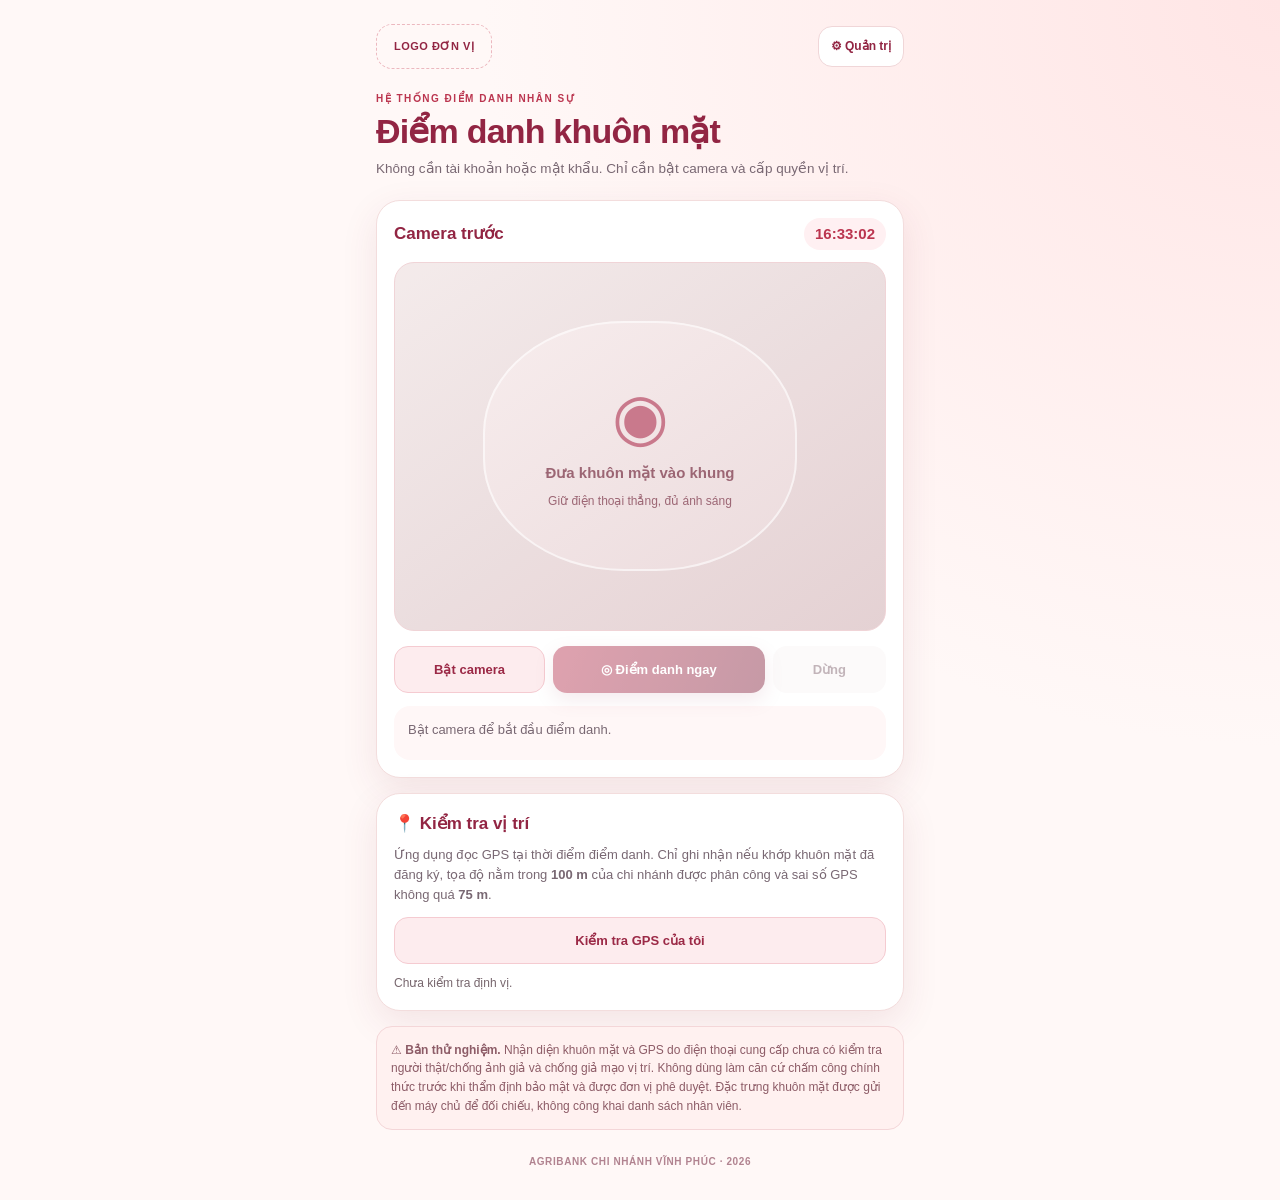
<file: index.html>
<!doctype html>
<html lang="vi">
<head>
  <meta charset="utf-8">
  <meta name="viewport" content="width=device-width,initial-scale=1,viewport-fit=cover">
  <meta name="theme-color" content="#8f2542">
  <meta name="description" content="Điểm danh khuôn mặt Agribank Chi nhánh Vĩnh Phúc — không cần đăng nhập nhân viên">
  <title>Điểm danh khuôn mặt | Agribank Vĩnh Phúc</title>
  <link rel="stylesheet" href="kiosk.css?v=20261126-1">
</head>
<body>
 <main class="shell">
  <header class="header">
    <div class="brand" id="brandBox"><div class="brand-placeholder" id="brandPlaceholder">LOGO ĐƠN VỊ</div><img id="brandImg" alt="Logo đơn vị" hidden></div>
    <a href="admin.html" class="admin-link" aria-label="Đăng nhập quản trị">⚙ Quản trị</a>
  </header>
  <div class="eyebrow">HỆ THỐNG ĐIỂM DANH NHÂN SỰ</div>
  <h1>Điểm danh khuôn mặt</h1>
  <p class="intro">Không cần tài khoản hoặc mật khẩu. Chỉ cần bật camera và cấp quyền vị trí.</p>
  <section id="setupWarning" class="warn" hidden></section>
  <section class="card" id="checkinCard">
    <div class="card-heading"><strong>Camera trước</strong><span class="clock" id="clock">--:--:--</span></div>
    <div class="camera">
      <video id="cameraVideo" muted autoplay playsinline hidden></video>
      <div id="camPlaceholder" class="placeholder"><div class="face-circle">◉</div><b>Đưa khuôn mặt vào khung</b><span>Giữ điện thoại thẳng, đủ ánh sáng</span></div>
      <div class="frame"></div>
    </div>
    <div class="actions">
      <button id="startCamera" class="btn secondary">Bật camera</button>
      <button id="scan" class="btn primary" disabled>◎ Điểm danh ngay</button>
      <button id="stopCamera" class="btn tertiary" disabled>Dừng</button>
    </div>
    <div class="result" id="result" role="status">Bật camera để bắt đầu điểm danh.</div>
  </section>
  <section class="card extra"><h2>📍 Kiểm tra vị trí</h2>
    <p>Ứng dụng đọc GPS tại thời điểm điểm danh. Chỉ ghi nhận nếu khớp khuôn mặt đã đăng ký, tọa độ nằm trong <b>100 m</b> của chi nhánh được phân công và sai số GPS không quá <b>75 m</b>.</p>
    <button id="testGPS" class="btn secondary full">Kiểm tra GPS của tôi</button><div class="gps-readout" id="gpsReadout">Chưa kiểm tra định vị.</div>
  </section>
  <section class="notice">⚠ <b>Bản thử nghiệm.</b> Nhận diện khuôn mặt và GPS do điện thoại cung cấp chưa có kiểm tra người thật/chống ảnh giả và chống giả mạo vị trí. Không dùng làm căn cứ chấm công chính thức trước khi thẩm định bảo mật và được đơn vị phê duyệt. Đặc trưng khuôn mặt được gửi đến máy chủ để đối chiếu, không công khai danh sách nhân viên.</section>
  <footer>AGRIBANK CHI NHÁNH VĨNH PHÚC · <span id="year"></span></footer>
 </main>
 <script src="config.js?v=20261126-kiosk1"></script>
 <script src="kiosk.js?v=20261126-1"></script>
</body>
</html>
</file>
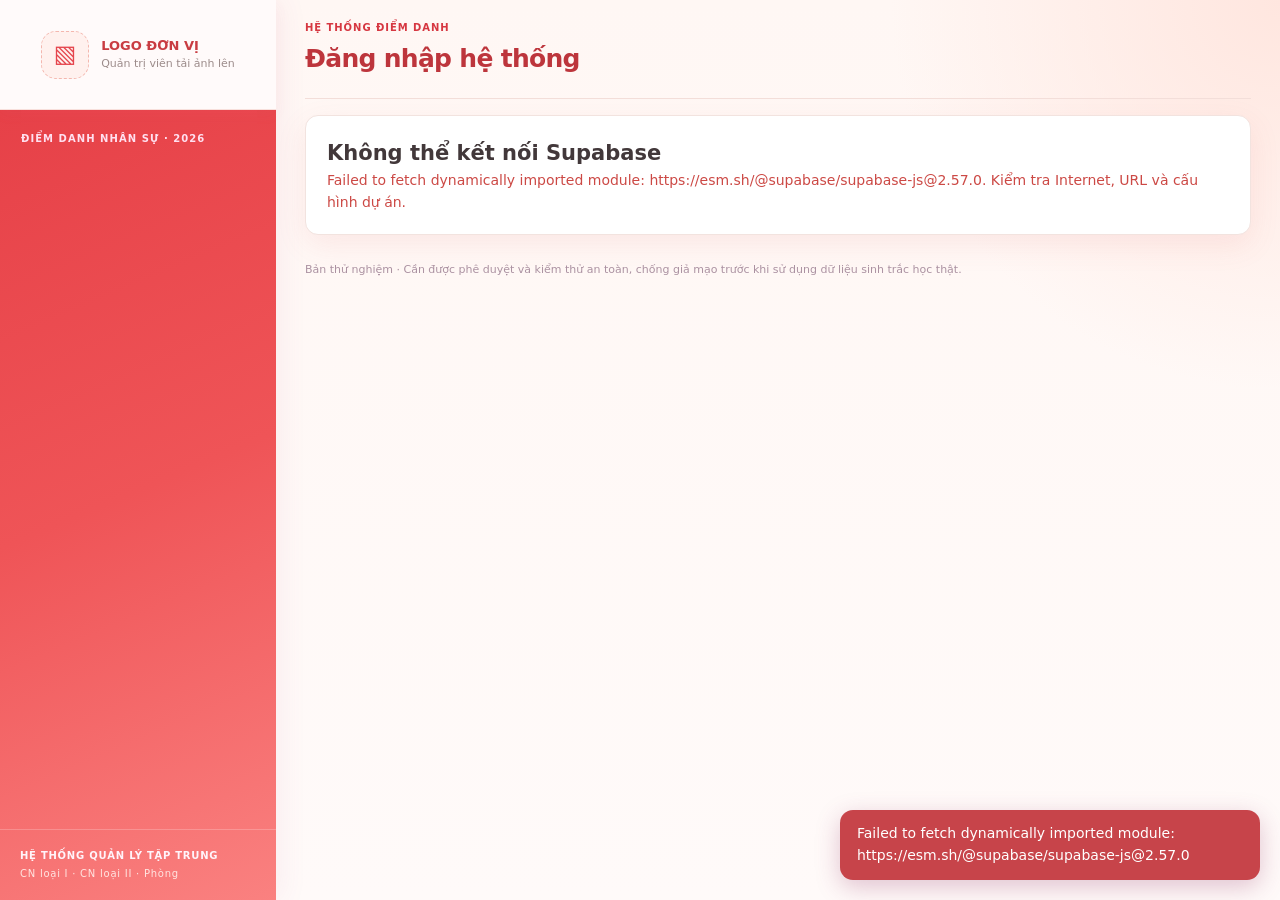
<file: admin.html>
<!doctype html>
<html lang="vi">
<head>
 <meta charset="utf-8"/>
 <meta name="viewport" content="width=device-width,initial-scale=1,viewport-fit=cover"/>
 <meta name="theme-color" content="#e53942"/>
 <meta name="description" content="Ứng dụng điểm danh khuôn mặt đa cấp Agribank Chi nhánh Vĩnh Phúc — bản thử nghiệm tập trung"/>
 <title>Agribank Vĩnh Phúc | Điểm danh tập trung</title>
 <link rel="stylesheet" href="styles.css"/>
</head>
<body>
<div id="app" class="app">
 <aside class="sidebar">
  <div class="brand">
   <div class="brandframe" aria-label="Logo đơn vị">
    <img id="brandImage" class="brandimage" alt="Logo nhận diện thương hiệu đã tải lên" hidden />
    <div id="brandFallback" class="brandfallback"><span class="brandfallback-icon" aria-hidden="true">▧</span><span>LOGO ĐƠN VỊ<br><small>Quản trị viên tải ảnh lên</small></span></div>
   </div>
   <button id="menuToggle" class="menu-toggle" type="button" aria-label="Mở menu" aria-expanded="false" aria-controls="menu"><span></span><span></span><span></span></button>
  </div>
  <div class="sidecaption">ĐIỂM DANH NHÂN SỰ · 2026</div>
  <nav id="menu" class="menu"></nav>
  <div class="sidebottom">HỆ THỐNG QUẢN LÝ TẬP TRUNG<br/><small>CN loại I · CN loại II · Phòng</small></div>
 </aside>
 <div id="mobileBackdrop" class="mobile-backdrop" aria-hidden="true"></div>
 <main class="main">
  <header class="topbar"><div><div class="pagehint" id="pageHint">HỆ THỐNG ĐIỂM DANH</div><h1 id="pageTitle">Đăng nhập hệ thống</h1></div><div class="userbar"><span id="userIdentity"></span><button class="btn ghost small" id="logoutBtn" hidden>Đăng xuất</button></div></header>
  <div id="notices"></div>
  <section id="content" aria-live="polite"></section>
  <footer class="footer">Bản thử nghiệm · Cần được phê duyệt và kiểm thử an toàn, chống giả mạo trước khi sử dụng dữ liệu sinh trắc học thật.</footer>
 </main>
</div>
<nav id="bottomNav" class="bottom-nav" aria-label="Điều hướng nhanh"></nav>
<dialog id="modal"><div id="modalBody"></div></dialog>
<div id="toasts" aria-live="polite"></div>
<script src="config.js?v=20261126-kiosk1"></script>
<script type="module" src="app.js"></script>
</body>
</html>
</file>
<file: kiosk.css>
:root{font-family:ui-sans-serif,-apple-system,BlinkMacSystemFont,"Segoe UI",Arial,sans-serif;color:#472b33;background:#fff8f7;font-size:15px;line-height:1.55;--wine:#922543;--wine2:#bb354f;--rose:#fbebec;--border:#f0d6d8;--muted:#796873}
*{box-sizing:border-box}body{margin:0;min-height:100vh;background:radial-gradient(ellipse at top right,#ffe5e5,transparent 44%),#fff8f7}.shell{width:min(100%,560px);padding:0 16px 30px;margin:0 auto}.header{display:flex;align-items:center;justify-content:space-between;gap:10px;padding:19px 0 13px}.brand{width:min(220px,63%);min-height:42px;display:flex;align-items:center}.brand img{max-width:100%;max-height:88px;object-fit:contain}.brand-placeholder{font-weight:900;font-size:11px;letter-spacing:.5px;border:1.5px dashed #ecb8bf;padding:13px 17px;border-radius:16px;color:var(--wine)}.admin-link{border:1px solid var(--border);background:white;white-space:nowrap;border-radius:14px;text-decoration:none;color:var(--wine);font-weight:750;font-size:12px;padding:10px 12px}.eyebrow{font-size:10px;font-weight:900;letter-spacing:1.5px;color:var(--wine2);margin:9px 0 4px}h1{font-size:clamp(25px,7vw,34px);color:var(--wine);line-height:1.2;letter-spacing:-.8px;margin:0 0 8px;font-weight:900}.intro{color:var(--muted);font-size:13.5px;margin:0 0 20px}.card{padding:17px;border-radius:24px;background:#fff;border:1px solid #f3dddd;box-shadow:0 12px 36px #8b30431a;margin-bottom:15px}.card-heading{display:flex;justify-content:space-between;align-items:center;gap:10px;margin-bottom:12px}.card-heading strong{font-size:17px;color:var(--wine)}.clock{font-variant-numeric:tabular-nums;color:var(--wine2);font-weight:800;background:#fff0f2;padding:4px 11px;border-radius:40px}.camera{aspect-ratio:3/4;position:relative;border-radius:20px;overflow:hidden;background:linear-gradient(145deg,#faf1f1,#e9d7d9);border:1px solid #f0d4d7}.camera video{width:100%;height:100%;object-fit:cover;transform:scaleX(-1)}.placeholder{height:100%;display:flex;flex-direction:column;align-items:center;justify-content:center;gap:8px;text-align:center;color:#9c6674}.placeholder span{font-size:12px}.face-circle{font-size:65px;color:#c9798c;line-height:1.1}.frame{position:absolute;pointer-events:none;inset:16% 18%;border:2px solid #fff9;border-radius:45%;box-shadow:0 0 0 999px #542a3508}.actions{display:grid;grid-template-columns:1fr 1.25fr .72fr;gap:8px;margin-top:15px}.btn{border:0;border-radius:14px;font-size:13px;font-weight:850;min-height:47px;padding:10px 10px;cursor:pointer;box-shadow:none;touch-action:manipulation}.btn:disabled{opacity:.45;cursor:not-allowed}.primary{background:linear-gradient(110deg,#b8324f,#82203b);color:white;box-shadow:0 7px 18px #9d2b4a33}.secondary{background:#fdecee;color:#9b2946;border:1px solid #f5cbd1}.tertiary{background:#f9f5f5;color:#795a66}.full{width:100%;max-width:100%}.result{border-radius:16px;background:#fff7f7;padding:14px;font-size:13px;color:var(--muted);min-height:54px;margin-top:13px;overflow-wrap:anywhere}.result.ok{background:#eaf8ef;color:#236640}.result.bad{background:#fff0ef;color:#a12238}.result.wait{background:#fff7e6;color:#93672c}.result h3{margin:4px 0;color:inherit}.extra h2{font-size:17px;color:var(--wine);margin:0 0 8px}.extra p{font-size:13px;color:var(--muted);margin:0 0 12px}.gps-readout{font-size:12px;color:#77666d;margin-top:10px}.notice{padding:14px;border:1px solid #f4d6d8;color:#8d5c67;background:#fff1f0;border-radius:16px;font-size:12px}footer{text-align:center;font-size:10px;font-weight:800;color:#b18390;letter-spacing:.6px;margin-top:24px}.warn{border-radius:15px;background:#fff0e5;color:#8b4530;padding:13px 15px;margin:15px 0}.warn a{color:#82203b} [hidden]{display:none!important}@media(min-width:640px){.shell{padding-top:5px}.camera{aspect-ratio:4/3}.actions{grid-template-columns:1fr 1.4fr .75fr}}
.result{white-space:pre-line}
</file>
<file: styles.css>
:root{--red:#9e2747;--red-dark:#761b37;--gold:#b99b65;--ink:#242833;--text:#303745;--muted:#667084;--line:#e3e6ec;--soft:#f5f6f9;--white:#fff;--green:#1c8067;--amber:#a76e28;--shadow:0 10px 32px rgba(32,38,54,.08)}
*{box-sizing:border-box}html{font-family:system-ui,-apple-system,"Segoe UI",Roboto,Arial,sans-serif}body{margin:0;background:var(--soft);color:var(--text);font-size:14px;line-height:1.55}input,select,button,textarea{font:inherit}button{cursor:pointer}a{color:var(--red)}.app{min-height:100vh;display:flex}.sidebar{width:263px;background:linear-gradient(160deg,#811b37 0%,#61132a 100%);color:white;display:flex;flex-direction:column;position:sticky;top:0;height:100vh;flex-shrink:0}.brand{display:flex;align-items:center;gap:12px;padding:27px 20px 23px;border-bottom:1px solid #ffffff2d}.brandmark{height:45px;width:45px;display:grid;place-items:center;border:1px solid var(--gold);border-radius:13px;color:#f5d29a;font:900 30px Georgia,serif}.brandtitle{letter-spacing:.14em;font-size:18px;font-weight:900}.brandsub{font-size:9px;letter-spacing:.11em;opacity:.86}.sidecaption{font-size:10px;letter-spacing:.14em;color:#f0cba7;margin:27px 22px 12px}.menu{display:grid;gap:3px;padding:0 12px}.navitem{color:#faeef0;background:none;border:0;text-align:left;padding:12px 14px;display:flex;align-items:center;gap:12px;border-radius:10px;font-weight:600}.navitem:hover,.navitem.active{background:#ffffff22;color:white}.navicon{width:21px;font-size:17px}.sidebottom{margin-top:auto;border-top:1px solid #ffffff27;padding:18px 20px;font-size:10px;font-weight:700;letter-spacing:.075em;color:#ffe0e4}.sidebottom small{display:block;margin-top:3px;color:#ecbcc6;font-weight:400;font-size:10px}.main{min-width:0;flex:1;padding:0 31px}.topbar{display:flex;justify-content:space-between;align-items:center;gap:10px;min-height:101px;border-bottom:1px solid var(--line)}h1,h2,h3,p{margin:0}h1{font-size:25px;font-weight:800;letter-spacing:-.025em;color:#222630}.pagehint{letter-spacing:.13em;color:var(--red);font-size:10px;font-weight:800}.userbar{display:flex;align-items:center;gap:12px;color:var(--muted);font-size:12px;max-width:55%;overflow:hidden}.userbar span{white-space:nowrap;overflow:hidden;text-overflow:ellipsis}.footer{font-size:11px;color:#8c91a0;padding:26px 0 24px}.panel{background:white;border-radius:15px;border:1px solid var(--line);box-shadow:0 3px 19px #1c223007;padding:22px;margin-top:20px;min-width:0}.hero{background:linear-gradient(115deg,#84203b,#62152b);color:white;padding:26px 29px;border-radius:15px;display:flex;justify-content:space-between;align-items:center;gap:15px;margin-top:22px}.hero h2{font-size:23px;color:#fff}.hero p{color:#f1dce2;font-size:13px;margin-top:5px;max-width:680px}.hero .btn{flex-shrink:0}.btn{border:1px solid transparent;background:var(--red);color:#fff;border-radius:9px;padding:10px 15px;font-weight:700;transition:filter .15s}.btn:hover{filter:brightness(1.08)}.btn:disabled{opacity:.4;cursor:not-allowed}.btn.secondary{background:#fff;color:var(--red);border-color:#e2bac7}.btn.ghost{background:transparent;color:var(--red);border-color:#dbc9cf}.btn.light{background:#fff;color:var(--red)}.btn.small{padding:7px 10px;font-size:12px}.btn.critical{background:#ad3745}.row{display:flex;align-items:center;gap:12px;flex-wrap:wrap}.row.between{justify-content:space-between}.gap12{display:grid;gap:12px}.grid2{display:grid;grid-template-columns:1fr 1fr;gap:17px}.grid3{display:grid;grid-template-columns:repeat(3,1fr);gap:17px}.grid4{display:grid;grid-template-columns:repeat(4,1fr);gap:15px}.stat{padding:20px}.stat small{display:block;color:var(--muted);font-size:12px}.stat strong{display:block;color:var(--red);font-size:32px;margin:7px 0 3px}.stat span{color:#9399a4;font-size:12px}.sectiontitle{font-size:18px;color:var(--ink);margin-bottom:12px}.sub{color:var(--muted);font-size:12px}.help{color:var(--muted);font-size:12px;margin-top:6px}.hint{background:#fef8ed;border:1px solid #f2e4ce;border-radius:10px;padding:13px;color:#76531e}.success{background:#eef8f5;border-color:#cce6df;color:#14644e}.danger{background:#fff0f1;border:1px solid #efcdd1;color:#8e2940;border-radius:10px;padding:13px}.field{display:grid;gap:6px}.field label{font-weight:700;font-size:12px;color:#444a56}.field input,.field select,.field textarea,.input{border:1px solid #d9dfe8;border-radius:9px;background:#fff;color:var(--ink);padding:10px 11px;outline:none;width:100%;min-width:0}.field input:focus,.field select:focus,.field textarea:focus,.input:focus{border-color:#a63d61;box-shadow:0 0 0 3px #9e24451b}.filterbar{display:flex;gap:10px;flex-wrap:wrap;align-items:end}.filterbar .field{min-width:160px;flex:1}.tablewrap{overflow-x:auto;max-width:100%}table{border-collapse:collapse;width:100%;white-space:nowrap;font-size:13px}th,td{text-align:left;border-bottom:1px solid #e9ecf0;padding:10px 12px}th{background:#f7f8fb;color:#566070;font-size:11px;text-transform:uppercase;letter-spacing:.04em;position:sticky;top:0}tr:hover td{background:#fbfbfd}.tag{display:inline-block;border-radius:7px;padding:3px 8px;background:#f2eef0;color:#7a2940;font-weight:700;font-size:12px}.tag.good{background:#e7f5ef;color:#157c5d}.tag.warn{background:#fff3df;color:#946222}.tag.none{background:#f2f3f7;color:#8a91a2}.empavatar{width:39px;height:39px;object-fit:cover;border-radius:9px;background:#f2e5eb}.photoempty{height:39px;width:39px;border-radius:9px;background:#f5eaf0;display:grid;place-items:center;color:var(--red)}.person{display:flex;align-items:center;gap:10px}.person small{display:block;color:var(--muted);font-size:11px}.tree{display:grid;gap:9px}.treeitem{border:1px solid var(--line);border-radius:10px;padding:11px 13px;background:#fff;display:flex;justify-content:space-between;align-items:center;gap:10px}.treeitem.cn1{border-left:4px solid var(--red)}.treeitem.cn2{border-left:4px solid var(--gold)}.treeitem.phong{border-left:4px solid #9ea8b6}.treehead{font-weight:750}.treekind{font-size:10px;color:var(--muted);margin-right:10px}.treecode{color:var(--muted);font-size:11px}.clock{font-size:37px;font-weight:800;letter-spacing:.04em;color:var(--red);font-variant-numeric:tabular-nums}.camera{width:100%;max-width:560px;aspect-ratio:4/3;border-radius:14px;background:linear-gradient(145deg,#171e2b,#2c3040);margin:auto;overflow:hidden;position:relative;display:grid;place-items:center;color:#abb4c1}.camera video{width:100%;height:100%;object-fit:cover;transform:scaleX(-1)}.camera .scanborder{pointer-events:none;position:absolute;border:2px solid #d6b47e;width:43%;height:64%;border-radius:49%;box-shadow:0 0 35px #cdaa7944}.camera .placeholder{position:absolute;text-align:center;color:#c3c9d2}.scanresult{border:1px solid var(--line);border-radius:11px;padding:15px;margin-top:15px;min-height:72px;background:#f9fafc}.pillline{display:flex;gap:8px;flex-wrap:wrap}.pill{border:1px solid var(--line);background:#fff;color:var(--text);padding:7px 11px;border-radius:100px;font-size:12px;font-weight:700}.pill.active{background:var(--red);color:white;border-color:var(--red)}.reportmatrix td:nth-child(n+5){text-align:center}.reportmatrix th:nth-child(n+5){text-align:center}.reportmatrix th{min-width:45px}.code{font-family:ui-monospace,Consolas,monospace;background:#f4f3f5;border-radius:5px;padding:3px 5px;font-size:12px}.login{max-width:460px;margin:45px auto}.login h2{margin-bottom:6px}.login .field{margin:16px 0}.login button{width:100%}dialog{border:0;border-radius:17px;padding:0;width:min(680px,calc(100vw - 30px));max-height:min(90vh,800px);box-shadow:0 25px 80px #1117;background:white;color:var(--ink)}dialog::backdrop{background:#13182199}#modalBody{padding:23px;max-height:85vh;overflow-y:auto}#modalBody h2{font-size:21px;margin-bottom:5px}#modalBody .field{margin-top:12px}#modalBody .actions{display:flex;gap:10px;margin-top:20px;justify-content:flex-end}.smallnote{font-size:11px;color:var(--muted)}.skeleton{height:150px;display:grid;place-items:center;color:var(--muted)}#toasts{position:fixed;right:20px;bottom:20px;z-index:50;display:grid;gap:8px;max-width:min(420px,90vw)}.toast{background:#262936;color:white;padding:13px 17px;box-shadow:var(--shadow);border-radius:10px}.toast.bad{background:#992d40}.toast.good{background:#176d58}.nowrap{white-space:nowrap}.muted{color:var(--muted)}.mb10{margin-bottom:10px}.mt12{margin-top:12px}.mt20{margin-top:20px}.radio-label{display:flex;align-items:center;gap:8px}.statgrid{margin-top:20px}.scrollbox{max-height:380px;overflow:auto}.tiny{font-size:11px}.sr-only{position:absolute!important;height:1px;width:1px;overflow:hidden;clip:rect(0,0,0,0)}
@media(max-width:1150px){.grid4{grid-template-columns:repeat(2,1fr)}.grid3{grid-template-columns:repeat(2,1fr)}}
@media(max-width:780px){.app{display:block}.sidebar{position:relative;height:auto;width:100%}.brand{padding:13px 16px}.sidecaption,.sidebottom{display:none}.menu{display:flex;overflow-x:auto;padding:8px 12px;white-space:nowrap}.navitem{padding:10px}.main{padding:0 14px}.topbar{min-height:82px}.topbar h1{font-size:20px}.userbar{font-size:11px;max-width:42%}.hero{padding:21px;display:block}.hero .btn{margin-top:14px}.grid2,.grid3{grid-template-columns:1fr}.grid4{grid-template-columns:repeat(2,1fr)}.panel{padding:16px}.filterbar .field{min-width:120px}.clock{font-size:30px}}

/* ========== NHAN DIEN LOGO TU ANH TAI LEN ========== */
.sidebar{width:276px}
.brand{background:#fff;color:#542037;padding:15px 14px;min-height:105px;gap:8px;border-bottom:3px solid var(--gold)}
.brandframe{min-width:0;flex:1;display:flex;align-items:center;justify-content:center;min-height:67px}
.brandimage{display:block;width:100%;max-width:100%;max-height:87px;object-fit:contain;object-position:center}
.brandimage[hidden],.brandfallback[hidden],.logo-preview img[hidden],.logo-preview div[hidden]{display:none!important}
.brandfallback{display:flex;align-items:center;gap:12px;color:#7f3046;font-weight:850;font-size:13px;line-height:1.3;letter-spacing:.035em}
.brandfallback small{font-size:10px;font-weight:500;letter-spacing:0;color:#77808d}
.brandfallback-icon{display:grid;place-items:center;width:43px;height:43px;border:1px dashed #b7976c;border-radius:11px;color:#a88a62;font-size:24px;flex-shrink:0}
.menu-toggle{display:none}
.mobile-backdrop,.bottom-nav{display:none}
.logo-settings{max-width:820px}
.logo-preview{min-height:150px;max-width:540px;margin:15px auto 0;background:#fff;border:1px dashed #d8c5a1;border-radius:16px;display:grid;place-items:center;padding:20px;text-align:center}
.logo-preview img{display:block;max-width:100%;max-height:180px;object-fit:contain}
.logo-preview div{color:#9b7b60;line-height:2.1;font-size:13px}
.logo-submit{width:max-content}

/* ========== MOBILE PORTRAIT · THIET KE UU TIEN 360–430 px ========== */
@media (max-width: 900px){
 html,body{width:100%;min-height:100%;overflow-x:hidden}
 .app{display:block;min-height:100dvh}
 .sidebar{position:sticky;top:0;left:0;width:100%;height:auto;z-index:60;background:#fff;box-shadow:0 4px 18px rgba(29,28,32,.08)}
 .brand{padding:9px 15px;min-height:76px;border-bottom:2px solid var(--gold);gap:13px;justify-content:space-between}
 .brandframe{min-height:55px;max-width:calc(100% - 58px);justify-content:flex-start}
 .brandimage{width:auto;height:auto;max-height:60px;max-width:100%;object-position:left center}
 .brandfallback{font-size:12px}
 .brandfallback-icon{width:39px;height:39px}
 .menu-toggle{display:flex;flex-direction:column;align-items:center;justify-content:center;gap:5px;width:45px;height:45px;flex-shrink:0;border:1px solid #eadbe0;background:#fff;border-radius:12px;padding:0}
 .menu-toggle span{width:19px;height:2px;border-radius:2px;background:#dd3c45}
 .menu{position:fixed;top:76px;left:0;bottom:0;width:min(320px,88vw);height:calc(100dvh - 76px);transform:translateX(-107%);transition:transform .22s ease;background:linear-gradient(155deg,#e03b43,#e4474d);box-shadow:7px 12px 30px #15101824;display:flex;flex-direction:column;overflow-x:hidden;overflow-y:auto;gap:6px;white-space:normal;padding:20px 13px calc(25px + env(safe-area-inset-bottom));z-index:63;visibility:hidden}
 .menu-open .menu{visibility:visible;transform:translateX(0)}
 .navitem{min-height:48px;width:100%;padding:13px 14px;font-size:14px}
 .sidecaption,.sidebottom{display:none}
 .mobile-backdrop{display:block;visibility:hidden;opacity:0;pointer-events:none;position:fixed;inset:76px 0 0;background:#1015209e;z-index:55;transition:opacity .2s}
 .menu-open .mobile-backdrop{visibility:visible;opacity:1;pointer-events:auto}
 body.menu-open{overflow:hidden}
 .main{width:100%;min-width:0;padding:0 14px}
 .topbar{min-height:75px;gap:9px;padding:11px 0;align-items:center}
 .topbar h1{font-size:clamp(17px,4.9vw,21px);line-height:1.25;letter-spacing:-.02em}
 .pagehint{font-size:9px;letter-spacing:.085em;margin-bottom:3px}
 .userbar{flex-shrink:0;max-width:118px;gap:5px;font-size:10px}
 .userbar span{display:none}
 .userbar .btn{min-height:39px;white-space:nowrap}
 .hero{margin-top:15px;padding:20px 17px;border-radius:14px;display:block}
 .hero h2{font-size:20px;line-height:1.3}
 .hero p{font-size:12px;line-height:1.6}
 .hero .btn{width:100%;margin-top:15px}
 .panel{padding:16px 14px;margin-top:13px;border-radius:14px}
 .sectiontitle{font-size:16px}
 .grid2,.grid3{grid-template-columns:minmax(0,1fr);gap:0}
 .grid4{grid-template-columns:repeat(2,minmax(0,1fr));gap:10px}
 .statgrid{margin-top:13px}
 .stat{padding:14px 10px}
 .stat small{font-size:11px}
 .stat strong{font-size:27px;margin:5px 0}
 .stat span{font-size:10px;line-height:1.3}
 .row{gap:9px}
 .row .btn{min-height:45px}
 .field input,.field select,.field textarea,.input{font-size:16px;min-height:46px;padding:10px 12px}
 .field label{font-size:12px}
 .filterbar{display:grid;grid-template-columns:repeat(2,minmax(0,1fr));gap:11px}
 .filterbar .field{min-width:0}
 .btn{min-height:46px;padding:11px 13px;border-radius:10px}
 .btn.small{min-height:40px}
 .login{margin:17px auto 0;max-width:430px}
 .login .field{margin:14px 0}
 .login button{width:100%}
 .clock{font-size:clamp(25px,7vw,32px);letter-spacing:.02em}
 .camera{aspect-ratio:3/4;max-height:min(64dvh,590px);max-width:420px;border-radius:16px}
 .camera .scanborder{width:63%;height:52%;border-width:2px}
 .camera + .row{display:grid;grid-template-columns:repeat(2,minmax(0,1fr));gap:9px}
 .camera + .row .btn{width:100%;font-size:13px}
 .camera + .row #scanBtn{grid-column:1/-1;grid-row:1;min-height:56px;font-size:16px;box-shadow:0 5px 12px #dd3c4530}
 .scanresult{padding:13px}
 .tablewrap{overflow-x:auto;overflow-y:auto;overscroll-behavior-x:contain;-webkit-overflow-scrolling:touch;border:1px solid #edf0f4;border-radius:10px}
 .tablewrap table{min-width:max-content}
 .tablewrap th,.tablewrap td{padding:11px 9px;font-size:12px}
 .treeitem{padding:12px 10px;gap:7px}
 .treehead{font-size:12px;overflow-wrap:anywhere}
 .treekind,.treecode{font-size:10px}
 .logo-preview{margin-top:12px;min-height:145px;padding:12px}
 .logo-preview img{max-height:125px}
 .logo-submit{width:100%}
 dialog{width:calc(100vw - 16px);max-width:560px;max-height:calc(100dvh - 26px);border-radius:14px}
 #modalBody{padding:19px 15px;max-height:calc(100dvh - 52px)}
 #modalBody .actions{display:grid;grid-template-columns:1fr 1fr;gap:8px}
 .footer{font-size:10px;padding:22px 0 20px}
 #toasts{left:12px;right:12px;bottom:calc(82px + env(safe-area-inset-bottom));max-width:none}
 .has-mobile-nav .main{padding-bottom:calc(83px + env(safe-area-inset-bottom))}
 .bottom-nav{position:fixed;bottom:0;left:0;right:0;z-index:45;display:none;grid-auto-flow:column;grid-auto-columns:1fr;align-items:stretch;min-height:calc(67px + env(safe-area-inset-bottom));padding:5px 5px calc(5px + env(safe-area-inset-bottom));border-top:1px solid #e7dce0;background:#fff;box-shadow:0 -4px 20px #1418200b}
 .has-mobile-nav .bottom-nav{display:grid}
 .quickitem{display:flex;flex-direction:column;justify-content:center;align-items:center;gap:1px;border:0;background:transparent;color:#767281;font-weight:700;font-size:10px;padding:5px 2px;border-radius:11px;min-width:0}
 .quickicon{font-size:20px;line-height:1.25}
 .quickitem.active{color:#dd3c45;background:#f8edf1}
 .quickitem span:last-child{overflow:hidden;white-space:nowrap;max-width:100%;text-overflow:ellipsis}
}
@media(max-width:360px){.main{padding:0 10px}.panel{padding:13px 10px}.topbar h1{font-size:17px}.camera + .row .btn{font-size:12px}.quickitem{font-size:9px}}
@media(min-width:901px){.main{max-width:calc(100vw - 276px)}.brandimage{max-height:90px}}
@media(prefers-reduced-motion:reduce){.menu,.mobile-backdrop{transition:none!important}}


/* ===========================================================================
   GIAO DIEN VI CUA GIANG · PASTEL PINK · 2026
   Chi thay doi presentation. Giu nguyen JS, Supabase, nhan dien, cham cong.
   He thong tai logo cua quan tri vien, khong gan logo san.
   =========================================================================== */
:root {
  --red:#e53942;
  --red-dark:#d92332;
  --gold:#ffc6bd;
  --ink:#393239;
  --text:#4e4145;
  --muted:#85777b;
  --line:#f7d9d6;
  --soft:#fff7f5;
  --white:#fff;
  --green:#bd2f78;
  --amber:#bd7451;
  --shadow:0 8px 26px #ba4d7a14;
  --ui-pink:#e53942;
  --ui-pink-dark:#e23c44;
  --ui-pink-light:#ffe5e2;
  --ui-rose:#fa7274;
  --ui-focus:#e5394226;
}
html {
  font-family:system-ui,-apple-system,"Segoe UI",Arial,sans-serif;
  font-synthesis:none;
  -webkit-font-smoothing:antialiased;
  text-rendering:optimizeLegibility;
  scroll-padding-top:90px;
}
body {
  color:var(--text);
  font-size:14px;
  line-height:1.56;
  background:radial-gradient(circle at 100% 0%,#ffe2f0 0,transparent 360px),
             linear-gradient(180deg,#fff7f5 0%,#fff9f7 100%);
}
input,button,select,textarea{font-family:inherit}
button{-webkit-tap-highlight-color:transparent;touch-action:manipulation}
button:focus-visible,a:focus-visible{outline:3px solid #ee6867;outline-offset:3px}
a{color:#dd3340}
::selection{background:#ffd2cf;color:#672c2d}

/* Sidebar & uploaded logo: wallet-inspired gradient and spacious layout */
.sidebar {
  width:276px;
  background:linear-gradient(156deg,#e23c44 0%,#ec4e57 53%,#ff8a89 100%);
  color:white;
  box-shadow:6px 0 26px #bb4a7f12;
}
.brand {
  padding:20px 16px;
  min-height:110px;
  background:#fff9f7;
  border-bottom:1px solid #f7dcd7;
  box-shadow:0 5px 13px #dd6b9e0c;
}
.brandframe{min-height:67px;max-width:100%;flex:1;min-width:0}
.brandimage {
  max-height:82px;
  max-width:100%;
  filter:drop-shadow(0 2px 6px #9f54701a);
}
.brandfallback{color:#cc343e;letter-spacing:0;font-size:13px;line-height:1.3}
.brandfallback small{color:#9c8b8a;font-size:11px}
.brandfallback-icon {
  border:1px dashed #eba8c5;
  border-radius:15px;
  width:48px;height:48px;
  background:#fff0ed;
  color:#e84b54;
}
.sidecaption{color:#ffe0f0;font-weight:750;letter-spacing:.105em;font-size:10px;margin:21px 21px 11px}
.menu{gap:5px;padding:0 13px}
.navitem {
  padding:13px 15px;
  min-height:47px;
  border-radius:14px;
  color:#fff2f9;
  font-size:13px;
  font-weight:750;
  letter-spacing:.005em;
  transition:background .15s ease,transform .15s ease;
}
.navitem:hover,.navitem.active {
  color:white;
  background:#ffffff29;
  box-shadow:inset 0 0 0 1px #ffffff16;
}
.navitem.active{background:#ffffff35}
.navitem:active{transform:scale(.988)}
.navicon{width:26px;font-size:19px;text-align:center;flex-shrink:0}
.sidebottom{border-top:1px solid #ffffff36;color:#fff4fa;font-size:10px}
.sidebottom small{color:#ffe5e1}
.main{padding:0 29px}
.topbar{border-bottom:1px solid var(--line);min-height:99px}
h1,h2,h3{color:var(--ink)}
h1{font-size:25px;font-weight:850;letter-spacing:-.7px;color:#c02f36}
.pagehint {
  color:#d84c50;
  font-size:10px;
  letter-spacing:.095em;
  font-weight:850;
  margin-bottom:4px;
}
.userbar{color:#97666a}
.footer{color:#ab91a1}

/* Buttons exactly follow pink style used in Vi cua Giang */
.btn {
  border:1px solid transparent;
  border-radius:13px;
  background:linear-gradient(125deg,#e12e39,#fa7274);
  box-shadow:0 5px 16px #eb666624;
  color:white;
  padding:11px 16px;
  min-height:43px;
  font-weight:800;
  font-size:13px;
  line-height:1.3;
  letter-spacing:-.08px;
  transition:transform .16s,box-shadow .16s,filter .16s;
}
.btn:hover{filter:brightness(1.04);box-shadow:0 7px 18px #eb666630}
.btn:active{transform:translateY(1px) scale(.995)}
.btn:disabled{box-shadow:none}
.btn.secondary{color:#cc343e;background:#ffdeed;border-color:#f9cfe3;box-shadow:none}
.btn.ghost{color:#b63a79;background:#fff9f7;border:1px solid #f2cade;box-shadow:none}
.btn.light{background:#fff;color:#b02d6e;border-color:#fff3f0;box-shadow:none}
.btn.critical{background:#fff0ed;color:#b84f47;border-color:#f6d3cf;box-shadow:none}
.btn.small{min-height:37px;padding:8px 11px;font-size:11.5px;border-radius:11px}

/* Main sections, wallet dashboard cards and gentle shadows */
.panel {
  background:#fff;
  border:1px solid #f7dce8;
  border-radius:20px;
  box-shadow:var(--shadow);
  padding:21px;
  margin-top:16px;
}
.hero {
  position:relative;
  isolation:isolate;
  overflow:hidden;
  background:linear-gradient(115deg,#e23c44 0%,#ed505c 55%,#ff9292 100%);
  border:1px solid #ed9ec2;
  border-radius:21px;
  color:#fff;
  margin-top:19px;
  padding:25px 27px;
  box-shadow:0 11px 28px #eb596025;
}
.hero:before{content:"";position:absolute;right:-32px;top:-56px;width:180px;height:180px;border-radius:50%;background:#ffffff14;z-index:-1}
.hero:after{content:"";position:absolute;right:70px;bottom:-98px;width:210px;height:210px;border-radius:50%;border:28px solid #ffffff0c;z-index:-1}
.hero h2{color:#fff;font-size:22px;font-weight:850;letter-spacing:-.5px;line-height:1.32}
.hero p{color:#ffe7f2;font-size:12.5px;line-height:1.6}
.hero .pagehint{color:#ffe7f5!important;letter-spacing:.1em}
.hero .row{justify-content:flex-start}
.statgrid{margin-top:16px}
.stat {
  min-width:0;
  padding:18px 17px;
  border-radius:19px;
  background:linear-gradient(145deg,#fff,#fff4f1);
  position:relative;
  overflow:hidden;
}
.stat:before{content:"";position:absolute;left:0;top:19px;bottom:19px;width:4px;background:#ed6062;border-radius:0 8px 8px 0}
.stat:nth-child(2){background:linear-gradient(145deg,#fff,#fff7fb)}
.stat:nth-child(2):before{background:#ff9990}
.stat:nth-child(3):before{background:#ffbcb0}
.stat:nth-child(4):before{background:#dd6664}
.stat small{font-size:11px;color:#876a6a;font-weight:750;line-height:1.4}
.stat strong{color:#da343d;font-weight:880;letter-spacing:-1.1px;font-size:31px;line-height:1.2;margin:10px 0 6px}
.stat span{font-size:11px;color:#928787}
.sectiontitle{font-weight:850;letter-spacing:-.3px;color:#ba3940}
.sub,.help,.smallnote,.muted{color:var(--muted)}
.hint {background:#fff1ee;color:#ac6260;border:1px solid #f7dcd5;border-radius:13px;padding:13px 14px;line-height:1.55}
.danger {background:#fff0f3;color:#cc4945;border-color:#f5ceda;border-radius:13px}
.hint.success,.success{background:#fff3f0;border-color:#f1c8de;color:#a42e70}

/* Fields & filters */
.field{gap:7px;min-width:0}
.field label{color:#865553;font-size:12px;font-weight:750}
.field input,.field select,.field textarea,.input {
  width:100%;
  min-width:0;
  background:#fffbfd;
  color:#533b3b;
  border:1px solid #f5d6d2;
  border-radius:12px;
  padding:11px 13px;
  font-size:14px;
  min-height:44px;
  transition:border-color .15s,box-shadow .15s;
}
.field input:focus,.field select:focus,.field textarea:focus,.input:focus {
  outline:0;
  border-color:#ed7775;
  box-shadow:0 0 0 3px var(--ui-focus);
  background:#fff;
}
.field input::placeholder,.field textarea::placeholder{color:#af9c99;opacity:1}
input[type="checkbox"],input[type="radio"]{accent-color:#e13b45;width:16px;height:16px}
.filterbar{gap:12px}

/* Tables + organization + people */
.tablewrap {border:1px solid #f7e7e4;border-radius:13px;overflow:auto;overscroll-behavior-x:contain;-webkit-overflow-scrolling:touch}
table {font-size:12px}
th,td{padding:11px 12px;border-bottom:1px solid #f7e7e2}
th{background:#fff0ed;color:#9b7471;font-size:10px;font-weight:800;letter-spacing:.03em}
tr:hover td{background:#fff8fb}
tr:last-child td{border-bottom:0}
.tag{background:#ffe5e1;color:#b73579;border-radius:999px;padding:5px 10px;font-size:11px}
.tag.good{background:#ffebe7;color:#cc4248}
.tag.warn{background:#fff2e4;color:#a96d42}
.tag.none{background:#f8f2ef;color:#987f8d}
.empavatar{border-radius:13px;background:#ffebf3;box-shadow:0 2px 9px #c85f901c}
.photoempty{background:#fff1ee;border-radius:13px;color:#e0474b}
.person{gap:11px}
.person small{color:#a58b9b}
.tree{gap:10px}
.treeitem{background:linear-gradient(130deg,#fff,#fffaf8);border:1px solid #f7d9d6;border-radius:14px;padding:13px}
.treeitem.cn1{border-left:4px solid #ca3178}
.treeitem.cn2{border-left:4px solid #ef8bb2}
.treeitem.phong{border-left:4px solid #d9b1c9}
.treehead{color:#633d40;font-weight:800}
.treekind,.treecode{color:#8d8484}
.clock{color:#d83940;font-weight:850;letter-spacing:-1px}
.camera{border-radius:20px;background:linear-gradient(145deg,#393037,#27242b);border:3px solid #ffe5e1;box-shadow:0 12px 30px #c75b8b24}
.camera .scanborder{border:2px solid #ffa8cc;box-shadow:0 0 0 3px #fff3,0 0 40px #f67dbb4f}
.camera .placeholder{color:#ffe5f2}
.scanresult{background:#fff4f1;border:1px solid #f7d9d6;border-radius:15px}
.pill {border-color:#f7d9d5;background:#fffaf8;color:#ab6562;min-height:38px;padding:9px 13px}
.pill.active{background:linear-gradient(120deg,#e12e39,#ec75a9);border-color:#d94c91;color:#fff;box-shadow:0 4px 11px #dc4f912b}
.code{background:#fff1ee;color:#ad3875;border-radius:8px}

/* Login, modals & notifications */
.login{max-width:470px;margin:34px auto;padding:25px}
.login h2{color:#cb363f;font-size:21px;line-height:1.3}
.login .field{margin:16px 0}
dialog{border-radius:23px;box-shadow:0 28px 75px #6d285a38;background:#fffaf8;border:1px solid #ffdeed}
dialog::backdrop{background:#7a36388c;backdrop-filter:blur(3px)}
#modalBody h2{color:#d23c42}
.toast{background:#d83a45;color:#fff;border-radius:13px;box-shadow:0 7px 25px #8c2c6145}
.toast.bad{background:#c7444a}
.toast.good{background:#d83b43}
.logo-preview{background:linear-gradient(160deg,#fff,#fff3f0);border-color:#f3bed6;border-radius:20px}
.logo-preview div{color:#ac6b6a}

/* MOBILE FIRST presentation: 360–430px standing mode */
@media(max-width:900px){
 html,body{overflow-x:hidden;width:100%}
 .app{display:block;min-height:100dvh}
 .sidebar{
   position:sticky;top:0;left:0;width:100%;height:auto;
   z-index:60;
   background:linear-gradient(115deg,#e23c44,#f66a6f 75%,#ffa09a);
   box-shadow:0 6px 23px #eb596030;
 }
 .brand{
   display:flex;align-items:center;justify-content:space-between;
   min-height:76px;
   padding:8px 16px;
   gap:12px;
   border-bottom:1px solid #ffffff30;
   background:transparent;
   box-shadow:none;
 }
 .brandframe{
   max-width:calc(100% - 60px);
   min-height:54px;
   justify-content:flex-start;
 }
 .brandimage{
   display:block;
   width:auto;
   height:auto;
   max-height:57px;
   max-width:100%;
   object-fit:contain;
   background:#fff9f7;
   padding:6px 10px;
   border:1px solid #ffffff60;
   border-radius:14px;
   box-shadow:0 3px 13px #a6236629;
 }
 .brandfallback{color:#fff;letter-spacing:.005em;font-size:12px}
 .brandfallback small{color:#fff1ee}
 .brandfallback-icon{width:41px;height:41px;background:#ffffff22;color:white;border:1px dashed #ffffff85;border-radius:12px}
 .menu-toggle{
   display:flex;flex-direction:column;align-items:center;justify-content:center;gap:5px;
   width:45px;height:45px;border:1px solid #ffffff55;
   background:#ffffff27;border-radius:14px;
   box-shadow:0 3px 12px #8e26541a;
 }
 .menu-toggle span{background:#fff;width:19px;height:2px}
 .menu{
   top:76px;bottom:0;height:calc(100dvh - 76px);
   width:min(326px,89vw);
   z-index:63;
   background:linear-gradient(160deg,#e23a43 0%,#ee565d 65%,#fa7677 100%);
   box-shadow:7px 10px 34px #4b1e4033;
   padding:19px 13px calc(23px + env(safe-area-inset-bottom));
   gap:6px;
 }
 .navitem{min-height:49px;font-size:13px;border-radius:13px}
 .mobile-backdrop{inset:76px 0 0;background:#45243d91}
 .main{padding:0 14px;min-width:0;width:100%;max-width:100%}
 .topbar{min-height:79px;border-bottom:1px solid #f5dce7;padding:13px 0 11px;gap:8px}
 .topbar h1{font-size:clamp(18px,5vw,22px);line-height:1.24;color:#832857;letter-spacing:-.5px}
 .pagehint{font-size:9px;letter-spacing:.09em;margin-bottom:4px}
 .userbar{max-width:113px;gap:4px;font-size:10px}
 .userbar .btn{min-height:37px;font-size:10.5px;padding:8px 9px}
 .hero{display:block;margin-top:14px;padding:21px 18px;border-radius:19px;box-shadow:0 8px 23px #eb596020}
 .hero h2{font-size:21px;letter-spacing:-.5px}
 .hero p{font-size:12px;line-height:1.66}
 .hero .btn{width:100%;min-height:45px;margin-top:14px;font-size:13px}
 .hero .row{width:100%;display:flex;flex-direction:column;gap:8px;align-items:stretch;margin-top:7px}
 .hero .row .btn{width:100%;margin-top:0}
 .panel{padding:17px 15px;margin-top:13px;border-radius:18px}
 .statgrid{display:grid;grid-template-columns:repeat(2,minmax(0,1fr));gap:10px;margin-top:13px}
 .grid4.statgrid{grid-template-columns:repeat(2,minmax(0,1fr))}
 .stat{padding:17px 13px;border-radius:18px}
 .stat small{font-size:11px;line-height:1.4}
 .stat strong{font-size:28px;line-height:1.1;margin:10px 0 5px}
 .stat span{font-size:10px}
 .grid2,.grid3{grid-template-columns:minmax(0,1fr);gap:0}
 .sectiontitle{font-size:16px}
 .btn{min-height:46px;padding:11px 13px;border-radius:12px}
 .btn.small{min-height:38px}
 .field input,.field select,.field textarea,.input{font-size:16px;min-height:46px;padding:10px 12px;border-radius:12px}
 .filterbar{display:grid;grid-template-columns:repeat(2,minmax(0,1fr));gap:11px}
 .filterbar .field{min-width:0}
 .clock{font-size:clamp(27px,7.2vw,33px)}
 .camera{width:100%;aspect-ratio:3/4;max-height:min(64dvh,570px);max-width:420px;border-radius:19px}
 .camera .scanborder{width:63%;height:52%;border-width:2px}
 .camera + .row{display:grid;grid-template-columns:repeat(2,minmax(0,1fr));gap:9px}
 .camera + .row .btn{width:100%;font-size:12.8px}
 .camera + .row #scanBtn{grid-column:1/-1;grid-row:1;min-height:56px;font-size:15.5px;box-shadow:0 7px 20px #e5394233}
 .tablewrap{border:1px solid #f8dfda;border-radius:13px}
 .tablewrap th,.tablewrap td{padding:11px 9px;font-size:12px}
 .treeitem{border-radius:13px;padding:12px 11px}
 .logo-preview{min-height:140px;border-radius:17px}
 .logo-submit{width:100%}
 .login{margin:19px auto 0;padding:19px 17px;max-width:460px}
 .login h2{font-size:19px}
 .login button{width:100%}
 dialog{width:calc(100vw - 16px);max-height:calc(100dvh - 25px);border-radius:21px}
 #modalBody{padding:20px 16px;max-height:calc(100dvh - 49px)}
 #modalBody .actions{display:grid;grid-template-columns:repeat(2,minmax(0,1fr));gap:8px}
 .footer{font-size:10px;line-height:1.6;padding:21px 0 23px}
 #toasts{left:12px;right:12px;bottom:calc(84px + env(safe-area-inset-bottom));max-width:none}
 .has-mobile-nav .main{padding-bottom:calc(82px + env(safe-area-inset-bottom))}
 .bottom-nav{
   position:fixed;bottom:0;left:0;right:0;z-index:45;
   grid-auto-flow:column;grid-auto-columns:minmax(0,1fr);
   align-items:stretch;
   min-height:calc(70px + env(safe-area-inset-bottom));
   padding:7px 7px calc(7px + env(safe-area-inset-bottom));
   border-top:1px solid #f7d7d2;
   background:#fff9f7ee;
   backdrop-filter:blur(16px);
   box-shadow:0 -5px 23px #c9568c13;
 }
 .quickitem{color:#968b89;font-size:10px;font-weight:750;border-radius:13px;gap:2px}
 .quickicon{font-size:20px;line-height:1.25}
 .quickitem.active{color:#e33d47;background:#ffede9}
 .quickitem span:last-child{font-size:10px}
}
@media(max-width:365px){
 .main{padding:0 11px}
 .panel{padding:15px 12px}
 .hero{padding:18px 15px}
 .topbar h1{font-size:18px}
 .stat strong{font-size:25px}
 .quickitem span:last-child{font-size:9px}
}
@media(min-width:901px){.main{max-width:calc(100vw - 276px)}.brandimage{max-height:90px}}
@media(prefers-reduced-motion:reduce){.btn,.navitem,.menu,.mobile-backdrop{transition:none!important}}


/* AGRIBANK RED · bright and clear rather than deep burgundy */
:root{--red:#e53942;--red-dark:#cf2f38;--gold:#ffb69d;--ink:#393238;--text:#4d4146;--muted:#807579;--line:#f3ded9;--soft:#fff7f5;--white:#fff;--shadow:0 10px 30px #dc59571a;--ui-pink:#e53942;--ui-pink-dark:#cf2f38;--ui-pink-light:#ffece7;--ui-rose:#fb7976;--ui-focus:#e5394226}
body{background:radial-gradient(circle at 100% 0%,#ffe6df 0,transparent 390px),linear-gradient(180deg,#fff7f4,#fffaf9);color:var(--text)}
.sidebar{background:linear-gradient(157deg,#e43c44 0%,#ef5457 54%,#fa8180 100%)}
.brand{background:#fffafa;border-bottom-color:#f8dfdb}
.brandfallback{color:#c93c42}.brandfallback-icon{color:#e5454d;background:#fff1ee;border-color:#f4b7ae}
.navitem.active,.navitem:hover{background:#ffffff32;color:#fff}
.btn{background:linear-gradient(118deg,#e3343d,#f66b6c);color:#fff;box-shadow:0 7px 18px #e5394233}
.btn.secondary{color:#cf3540;background:#ffe8e3;border-color:#ffd1ca}
.btn.ghost{color:#c93c41;background:#fff9f7;border-color:#f3d6d0}
.btn.light{background:#fff;color:#d9353f;box-shadow:0 4px 15px #ae263522}
.hero{background:linear-gradient(115deg,#e2363f,#ed5055 53%,#fc8280);border-color:#fa9690;box-shadow:0 11px 27px #dc4a4525}
.hero p{color:#fff0ed}.hero .pagehint{color:#fff5f0!important}
.panel{background:#fff;border-color:#f2e3df}
.panel.stat{background:linear-gradient(155deg,#fff,#fff7f4)}
.stat:before{background:#e7444b!important}.stat:nth-child(2):before{background:#fa807b!important}.stat:nth-child(3):before{background:#ffb099!important}.stat:nth-child(4):before{background:#dd6766!important}
.stat strong,.clock,.pagehint,.code{color:#d63741}
.sectiontitle,h1,h2,h3{color:#42383a}.topbar h1{color:#bd353c}
.hint{background:#fff6f1;color:#a96058;border-color:#f5ded5}
.field label{color:#785c5b}.field input,.field select,.field textarea,.input{background:#fffdfb;color:#4e3e42;border-color:#eddad5}
.field input:focus,.field select:focus,.field textarea:focus,.input:focus{border-color:#f07572;box-shadow:0 0 0 3px #e5394222}
input[type=radio],input[type=checkbox]{accent-color:#e53942}
.tablewrap{border-color:#f1e3df}th{background:#fff2ed;color:#8c6664}td{border-color:#f4ebe8}tr:hover td{background:#fff9f6}
.tag{background:#ffebe7;color:#cb3c41}.tag.good{background:#eaf8ed;color:#187c53}.tag.warn{background:#fff2e2;color:#99662e}.tag.none{background:#f5f2f0;color:#77706e}
.treeitem{border-color:#f6dfd9}.treeitem.cn1{border-left-color:#e53942}.treeitem.cn2{border-left-color:#ff847a}.treeitem.phong{border-left-color:#f8bfae}
.camera{background:linear-gradient(145deg,#393138,#191b20);border-color:#ffe8e3}.camera .scanborder{border-color:#ffb5a3}
.scanresult{background:#fff6f3;border-color:#f3dfd9}
.pill.active{background:linear-gradient(116deg,#e3343d,#f97671);border-color:#ef6362;box-shadow:0 4px 12px #e5394230}
.logo-preview{background:linear-gradient(160deg,#fff,#fff6f2);border-color:#f9d3ca}
dialog{background:#fffdfb;border-color:#f4e0da}dialog::backdrop{background:#5c33308c}
.toast{background:#d83f46}
@media(max-width:900px){
.sidebar{background:linear-gradient(110deg,#e73a42,#f36567 72%,#fe9a90)}
.brand{background:transparent;border-bottom-color:#ffffff3b}
.brandfallback{color:#fff}.brandfallback small{color:#fff5f2}.brandfallback-icon{color:#fff;background:#ffffff24;border-color:#ffffff80}
.menu{background:linear-gradient(160deg,#dd343c,#eb5255 65%,#f7827d)}
.menu-toggle{border-color:#ffffff75;background:#ffffff27}.menu-toggle span{background:#fff}
.topbar{border-color:#f5e0dc}.topbar h1{color:#c4353d}
.bottom-nav{background:#fffdfaee;border-color:#f4dad4}.quickitem.active{color:#d83b43;background:#ffebe5}
.camera + .row #scanBtn{box-shadow:0 7px 20px #e539423a}
}

/* Đỏ đô – phiên bản GPS & báo cáo năm */
:root{--red:#9e2747;--red-dark:#761b37;--soft:#fff8fa;--ink:#31232c} .hero{background:linear-gradient(110deg,#ab3151,#791c3a)} .btn:not(.ghost):not(.secondary){background:linear-gradient(130deg,#b33457,#89213e)} .gps-panel{border:1px solid #eed4dd} .pillline{display:flex;flex-wrap:wrap;gap:7px} @media(max-width:600px){.pillline .pill{min-width:73px;flex:1}.tablewrap{max-width:100%;overflow-x:auto}.gps-panel{padding:15px}}
</file>
